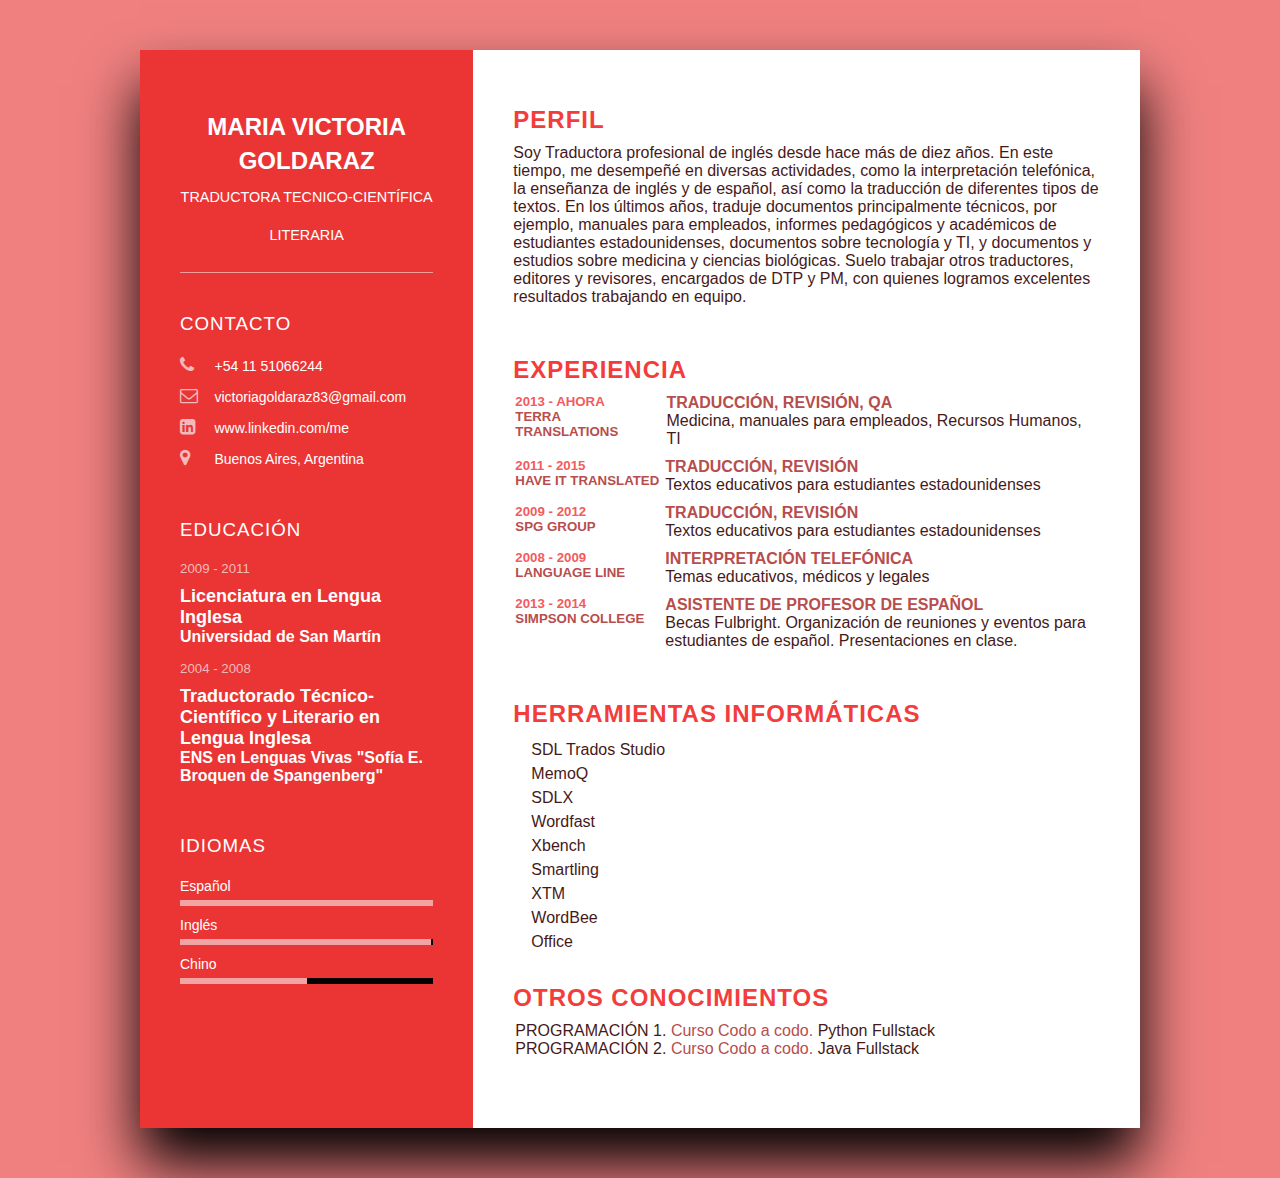
<file: index.html>
<!DOCTYPE html>
<html lang="en">
<head>
    <meta charset="UTF-8">
    <meta http-equiv="X-UA-Compatible" content="IE=edge">
    <meta name="viewport" content="width=device-width, initial-scale=1.0">
    <title>Victoria Goldaraz</title>
    <link rel="stylesheet" href="https://cdnjs.cloudflare.com/ajax/libs/font-awesome/4.7.0/css/font-awesome.css" integrity="sha512-5A8nwdMOWrSz20fDsjczgUidUBR8liPYU+WymTZP1lmY9G6Oc7HlZv156XqnsgNUzTyMefFTcsFH/tnJE/+xBg==" crossorigin="anonymous" referrerpolicy="no-referrer" />
    <link rel="stylesheet" href="index.css">
</head>
<body>

    <div class="container">
        <div class="left_side">
            <div class="profile_text">
                <h2><a href="index2.html"> Maria Victoria Goldaraz</a><br><span>Traductora Tecnico-Científica Literaria</span></h2>
            </div>
            <div class="contact_info">
                <h3 class="title">Contacto</h3>
                <ul>
                    <li>
                        <span class="icon"><i class="fa fa-phone" aria-hidden="true"></i></span>
                        <span class="text">+54 11 51066244</span>
                    </li>
                    <li>
                        <span class="icon"><i class="fa fa-envelope-o" aria-hidden="true"></i></span>
                        <span class="text"> <a href="mailto:victoriagoldaraz83@gmail.com"> victoriagoldaraz83@gmail.com</a></span>
                    </li>
                    <li>
                        <span class="icon"><i class="fa fa-linkedin-square" aria-hidden="true"></i></span>
                        <span class="text"><a href="http://www.linkedin.com/in/victoria-goldaraz-3a332b3a" target="_blank"> www.linkedin.com/me</a></span>
                    </li>
                    <li>
                        <span class="icon"><i class="fa fa-map-marker" aria-hidden="true"></i></span>
                        <span class="text">Buenos Aires, Argentina</span>
                    </li>
                </ul>
            </div>
            <div class="contact_info educacion">
                <h3 class="title">Educación</h3>
                <ul>
                    <li>
                        <h5>2009 - 2011</h5>
                        <h4>Licenciatura en Lengua Inglesa</h4>
                        <h4><a href="https://unsam.edu.ar/escuelas/humanidades/42/humanidades/lengua-inglesa" target="_blank"> Universidad de San Martín</a></h4>
                    </li>
                    <li>
                        <h5>2004 - 2008</h5>
                        <h4>Traductorado Técnico-Científico y Literario en Lengua Inglesa</h4>
                        <h4><a href="https://buenosaires.gob.ar/educacion/estudiantes/sistema-educativo/traductorados-de-lenguas-extranjeras/traductorado-de-ingles" target="_blank"> ENS en Lenguas Vivas "Sofía E. Broquen de Spangenberg"</a></h4>
                    </li>
                </ul>
            </div>
            <div class="contact_info lang">
                <h3 class="title">Idiomas</h3>
                <ul>
                    <li>
                    <span class="text">Español</span>
                    <span class="percent">
                        <div style="width: 100%;"></div>
                    </span>
                    </li>
                    <li>
                    <span class="text">Inglés</span>
                    <span class="percent"><div style="width: 99%;"></div>
                    </span>
                        
                    </li>
                    <li>
                    <span class="text">Chino</span>
                    <span class="percent"><div style="width: 50%;"></div></span>
                    </li>
                </ul>
            </div>
        </div>
    
        

        <div class="right_side">
            <div class="about">
                <h2 class="title2">Perfil</h2>
            <p>Soy Traductora profesional de inglés desde hace más de diez años. En este tiempo, me desempeñé en diversas actividades, como la interpretación telefónica, la enseñanza de inglés y de español, así como la traducción de diferentes tipos de textos. En los últimos años, traduje documentos principalmente técnicos, por ejemplo, manuales para empleados, informes pedagógicos y académicos de estudiantes estadounidenses, documentos sobre tecnología y TI, y documentos y estudios sobre medicina y ciencias biológicas. Suelo trabajar otros traductores, editores y revisores, encargados de DTP y PM, con quienes logramos excelentes resultados trabajando en equipo.</p>
            </div>

            <div class="about">
                <h2 class="title2">Experiencia</h2>
                <div class="box">
                    <div class="year_company">
                        <h5>2013 - Ahora</h5>
                        <h5><a class="link" href="https://terratranslations.com/" target="_blank">Terra Translations</a> </h5>
                    </div>
                    <div class="text">
                        <h4>Traducción, revisión, QA</h4>
                        <p>Medicina, manuales para empleados, Recursos Humanos, TI</p>
                    </div>
                </div>

                <div class="box">
                    <div class="year_company">
                        <h5>2011 - 2015</h5>
                        <h5><a class="link" href="http://www.haveittranslated.com/" target="_blank"> Have It Translated</a></h5>
                    </div>
                    <div class="text">
                        <h4>Traducción, revisión</h4>
                        <p>Textos educativos para estudiantes estadounidenses</p>
                    </div>
                </div>

                <div class="box">
                    <div class="year_company">
                        <h5>2009 - 2012</h5>
                        <h5><a class="link" href="https://www.spgr.com/index.php" target="_blank"> SPG Group</a></h5>
                    </div>
                    <div class="text">
                        <h4>Traducción, revisión</h4>
                        <p>Textos educativos para estudiantes estadounidenses</p>
                    </div>
                </div>

                <div class="box">
                    <div class="year_company">
                        <h5>2008 - 2009</h5>
                        <h5><a class="link" href="http://www.languageline.com/"> Language Line</a></h5>
                    </div>
                    <div class="text">
                        <h4>Interpretación telefónica</h4>
                        <p>Temas educativos, médicos y legales</p>
                    </div>
                </div>

                <div class="box">
                    <div class="year_company">
                        <h5>2013 - 2014</h5>
                        <h5><a class="link" href="https://simpson.edu/" target="_blank"> Simpson College</a></h5>
                    </div>
                    <div class="text">
                        <h4><a class="link" href="https://fulbright.edu.ar/" target="_blank"> Asistente de profesor de español</a></h4>
                        <p>Becas Fulbright. Organización de reuniones y eventos para estudiantes de español. Presentaciones en clase.</p>
                    </div>
                </div>

            </div>

            <div class="cat_tools">
                <h2 class="title2">Herramientas informáticas</h2>
                <div class="box">
                    <ul>
                        <li>SDL Trados Studio</li>
                        <li>MemoQ</li>
                        <li>SDLX</li>
                        <li>Wordfast</li>
                        <li>Xbench</li>
                        <li>Smartling</li>
                        <li>XTM</li>
                        <li>WordBee</li>
                        <li>Office</li>
                    </ul>
                </div>
            </div>

            <div class="cat_tools">
                <h2 class="title2">Otros conocimientos</h2>
                <div class="box">
                <p>PROGRAMACIÓN 1. <a class="link" href="https://agenciadeaprendizaje.bue.edu.ar/codo-a-codo/" target="_blank"> Curso Codo a codo.</a> Python Fullstack</p>
                <p>PROGRAMACIÓN 2. <a class="link" href="https://agenciadeaprendizaje.bue.edu.ar/codo-a-codo/" target="_blank"> Curso Codo a codo.</a> Java Fullstack</p>
                </div>
            </div>
            
        </div>
    </div>
    </div>
    
</body>
</html>
</file>
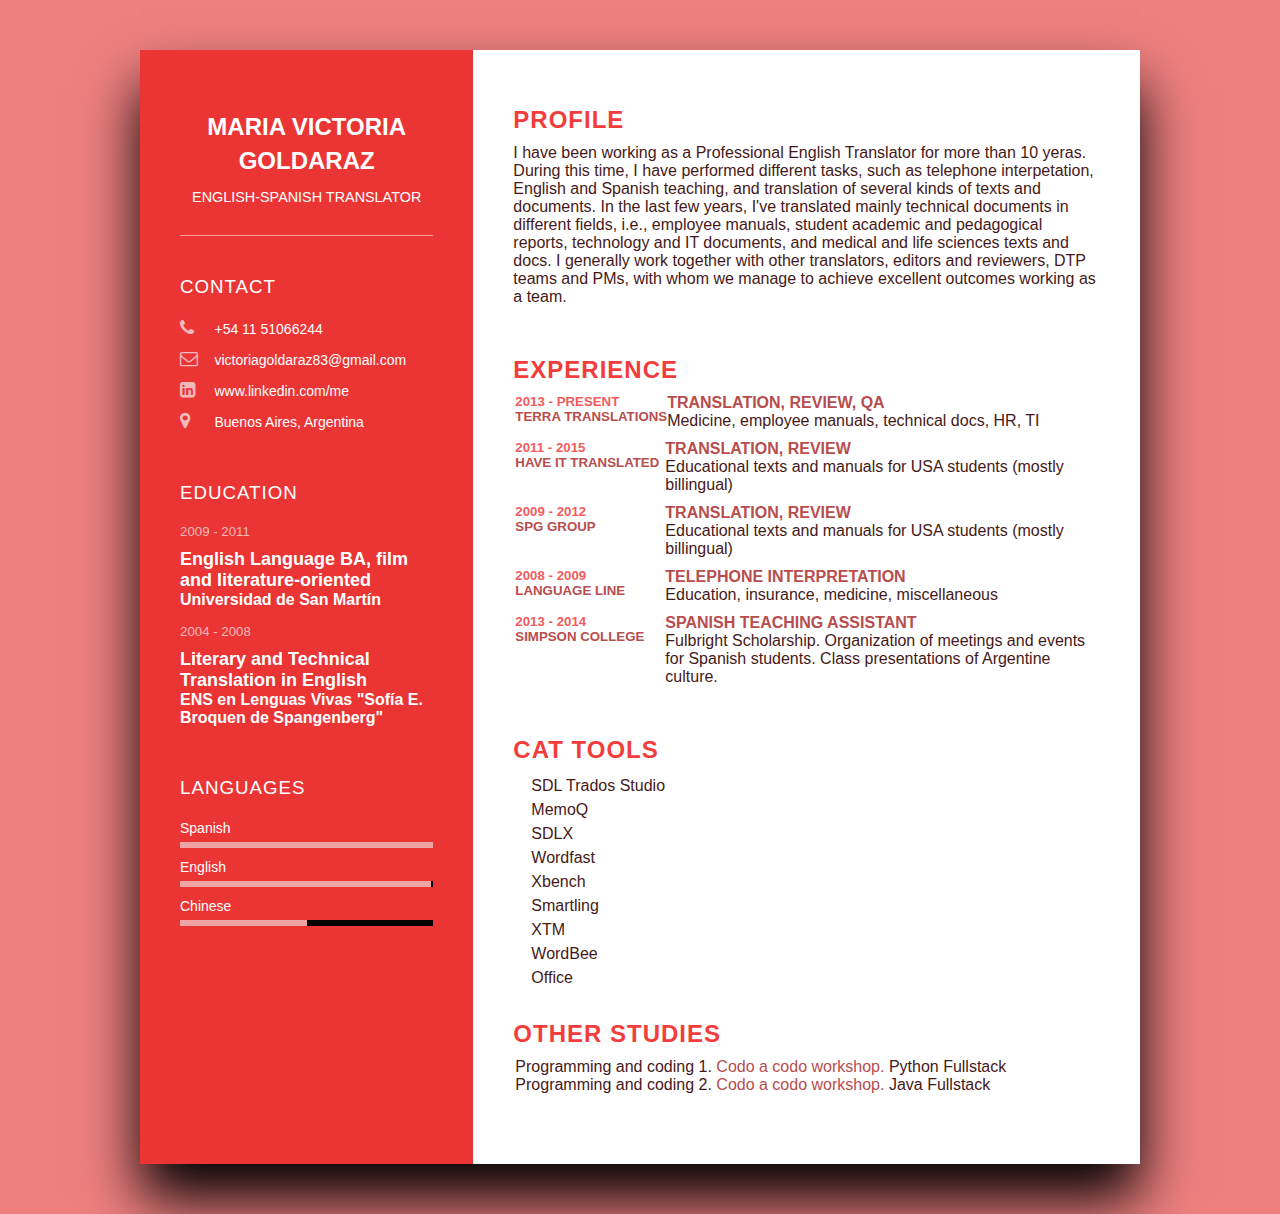
<file: index2.html>
<!DOCTYPE html>
<html lang="en">
<head>
    <meta charset="UTF-8">
    <meta http-equiv="X-UA-Compatible" content="IE=edge">
    <meta name="viewport" content="width=device-width, initial-scale=1.0">
    <title>Victoria Goldaraz</title>
    <link rel="stylesheet" href="https://cdnjs.cloudflare.com/ajax/libs/font-awesome/4.7.0/css/font-awesome.css" integrity="sha512-5A8nwdMOWrSz20fDsjczgUidUBR8liPYU+WymTZP1lmY9G6Oc7HlZv156XqnsgNUzTyMefFTcsFH/tnJE/+xBg==" crossorigin="anonymous" referrerpolicy="no-referrer" />
    <link rel="stylesheet" href="index.css">
</head>
<body>

    <div class="container">
        <div class="left_side">
            <div class="profile_text">
                <h2><a href="index.html"> Maria Victoria Goldaraz</a><br><span>English-Spanish Translator</span></h2>
            </div>
            <div class="contact_info">
                <h3 class="title">Contact</h3>
                <ul>
                    <li>
                        <span class="icon"><i class="fa fa-phone" aria-hidden="true"></i></span>
                        <span class="text">+54 11 51066244</span>
                    </li>
                    <li>
                        <span class="icon"><i class="fa fa-envelope-o" aria-hidden="true"></i></span>
                        <span class="text"> <a href="mailto:victoriagoldaraz83@gmail.com"> victoriagoldaraz83@gmail.com</a></span>
                    </li>
                    <li>
                        <span class="icon"><i class="fa fa-linkedin-square" aria-hidden="true"></i></span>
                        <span class="text"><a href="http://www.linkedin.com/in/victoria-goldaraz-3a332b3a" target="_blank"> www.linkedin.com/me</a></span>
                    </li>
                    <li>
                        <span class="icon"><i class="fa fa-map-marker" aria-hidden="true"></i></span>
                        <span class="text">Buenos Aires, Argentina</span>
                    </li>
                </ul>
            </div>
            <div class="contact_info educacion">
                <h3 class="title">Education</h3>
                <ul>
                    <li>
                        <h5>2009 - 2011</h5>
                        <h4>English Language BA, film and literature-oriented</h4>
                        <h4><a href="https://unsam.edu.ar/escuelas/humanidades/42/humanidades/lengua-inglesa" target="_blank"> Universidad de San Martín</a></h4>
                    </li>
                    <li>
                        <h5>2004 - 2008</h5>
                        <h4>Literary and Technical Translation in English</h4>
                        <h4><a href="https://buenosaires.gob.ar/educacion/estudiantes/sistema-educativo/traductorados-de-lenguas-extranjeras/traductorado-de-ingles" target="_blank"> ENS en Lenguas Vivas "Sofía E. Broquen de Spangenberg"</a></h4>
                    </li>
                </ul>
            </div>
            <div class="contact_info lang">
                <h3 class="title">Languages</h3>
                <ul>
                    <li>
                    <span class="text">Spanish</span>
                    <span class="percent">
                        <div style="width: 100%;"></div>
                    </span>
                    </li>
                    <li>
                    <span class="text">English</span>
                    <span class="percent"><div style="width: 99%;"></div>
                    </span>
                        
                    </li>
                    <li>
                    <span class="text">Chinese</span>
                    <span class="percent"><div style="width: 50%;"></div></span>
                    </li>
                </ul>
            </div>
        </div>
    
        

        <div class="right_side">
            <div class="about">
                <h2 class="title2">Profile</h2>
            <p>I have been working as a Professional English Translator for more than 10 yeras. During this time, I have performed different tasks, such as telephone interpetation, English and Spanish teaching, and translation of several kinds of texts and documents. In the last few years, I've translated mainly technical documents in different fields, i.e., employee manuals, student academic and pedagogical reports, technology and IT documents, and medical and life sciences texts and docs. I generally work together with other translators, editors and reviewers, DTP teams and PMs, with whom we manage to achieve excellent outcomes working as a team.</p>
            </div>

            <div class="about">
                <h2 class="title2">Experience</h2>
                <div class="box">
                    <div class="year_company">
                        <h5>2013 - Present</h5>
                        <h5><a class="link" href="https://terratranslations.com/" target="_blank">Terra Translations</a> </h5>
                    </div>
                    <div class="text">
                        <h4>Translation, review, QA</h4>
                        <p>Medicine, employee manuals, technical docs, HR, TI</p>
                    </div>
                </div>

                <div class="box">
                    <div class="year_company">
                        <h5>2011 - 2015</h5>
                        <h5><a class="link" href="http://www.haveittranslated.com/" target="_blank"> Have It Translated</a></h5>
                    </div>
                    <div class="text">
                        <h4>Translation, review</h4>
                        <p>Educational texts and manuals for USA students (mostly billingual)</p>
                    </div>
                </div>

                <div class="box">
                    <div class="year_company">
                        <h5>2009 - 2012</h5>
                        <h5><a class="link" href="https://www.spgr.com/index.php" target="_blank"> SPG Group</a></h5>
                    </div>
                    <div class="text">
                        <h4>Translation, review</h4>
                        <p>Educational texts and manuals for USA students (mostly billingual)</p>
                    </div>
                </div>

                <div class="box">
                    <div class="year_company">
                        <h5>2008 - 2009</h5>
                        <h5><a class="link" href="http://www.languageline.com/"> Language Line</a></h5>
                    </div>
                    <div class="text">
                        <h4>telephone interpretation</h4>
                        <p>Education, insurance, medicine, miscellaneous</p>
                    </div>
                </div>

                <div class="box">
                    <div class="year_company">
                        <h5>2013 - 2014</h5>
                        <h5><a class="link" href="https://simpson.edu/" target="_blank"> Simpson College</a></h5>
                    </div>
                    <div class="text">
                        <h4><a class="link" href="https://fulbright.edu.ar/" target="_blank">Spanish Teaching Assistant</a></h4>
                        <p>Fulbright Scholarship. Organization of meetings and events for Spanish students. Class presentations of Argentine culture.</p>
                    </div>
                </div>

            </div>

            <div class="cat_tools">
                <h2 class="title2">CAT Tools</h2>
                <div class="box">
                    <ul>
                        <li>SDL Trados Studio</li>
                        <li>MemoQ</li>
                        <li>SDLX</li>
                        <li>Wordfast</li>
                        <li>Xbench</li>
                        <li>Smartling</li>
                        <li>XTM</li>
                        <li>WordBee</li>
                        <li>Office</li>
                    </ul>
                </div>
            </div>

            <div class="cat_tools">
                <h2 class="title2">Other studies</h2>
                <div class="box">
                <p>Programming and coding 1. <a class="link" href="https://agenciadeaprendizaje.bue.edu.ar/codo-a-codo/" target="_blank"> Codo a codo workshop.</a> Python Fullstack </p>
                <p>Programming and coding 2. <a class="link" href="https://agenciadeaprendizaje.bue.edu.ar/codo-a-codo/" target="_blank"> Codo a codo workshop.</a> Java Fullstack </p>
                </div>
            </div>
            
        </div>
    </div>
    </div>
    
</body>
</html>
</file>
<file: index.css>
@import url(#);

*{
    margin: 0;
    padding: 0;
    box-sizing: border-box;
    font-family: 'Franklin Gothic Medium', 'Arial Narrow', Arial, sans-serif;
}

body{
    background-color: lightcoral;
    display: flex;
    justify-content: center;
    align-items: center;
    min-height: 100vh;
}

.container{
    position: relative;
    width: 100%;
    max-width: 1000px;
    min-height: 1000px;
    background: #fff;
    margin: 50px;
    display: grid;
    grid-template-columns: 1fr 2fr;
    box-shadow: 0 35px 55px rgba(0,0,0,1);
}

.container .left_side{
    position: relative;
    background: rgb(235, 53, 53);
    padding: 40px;
}

.profile_text{
    position: relative;
    display: flex;
    flex-direction: column;
    align-items: center;
    padding-bottom: 20px;
    border-bottom: 1px solid rgb(240, 157, 157);
}

.profile_text h2{
    color: #fff;
    font-size: 1.5em;
    margin-top: 20px;
    text-transform: uppercase;
    text-align: center;
    font-weight: 600;
    line-height: 1.4em;
    
}

.profile_text h2 span{
    font-size: 0.6em;
    font-weight: 300;
}

.contact_info{
    padding-top: 40px;
}

.title{
    color: #fff;
    text-transform: uppercase;
    font-weight: 80;
    letter-spacing: 1px;
    margin-bottom: 20px;
}

.contact_info ul{
    position: relative;
}

.contact_info ul li{
    position: relative;
    list-style: none;
    margin: 10px 0;
    cursor: pointer;
}

.contact_info ul li .icon{
    display: inline-block;
    width: 30px;
    font-size: 18px;
    color: rgb(241, 186, 186);
}

.contact_info ul li span{
    color: #fff;
    font-size: 14px;
}

a{
    text-decoration: none;
    color: #fff;
}

.link {
    text-decoration: none;
    color: rgb(184, 77, 77);
}


.contact_info.educacion li{
    margin-top: 15px;
}

.contact_info.educacion h5{
    color: rgb(241, 186, 186);
    font-weight: 300;
    margin-bottom: 10px;
}

.contact_info.educacion h4:nth-child(2){
    color: #fff;
    font-size: large;
}

.contact_info.educacion h4{
    color: #fff;
    font-size: medium;
}

.contact_info.lang .percent{
    position: relative;
    width: 100%;
    height: 6px;
    background: rgb(7, 0, 0);
    display: block;
    margin-top: 5px;
}

.contact_info.lang .percent div{
    position: absolute;
    top: 0;
    left: 0;
    height: 100%;
    background: rgb(240, 164, 164);
}

.container .right_side{
    position: relative;
    background: #fff;
    padding: 40px;
    margin-top: 1rem;
}

.about{
    margin-bottom: 50px;
}

.about:last-child{
    margin-bottom: 0;
}

.title2{
    color: rgb(243, 61, 61);
    text-transform: uppercase;
    letter-spacing: 1px;
    margin-bottom: 10px;
}

p{
    color: rgb(70, 25, 25);
}

.about .box{
    display: flex;
    flex-direction: row;
    margin: 2px;
    margin-bottom: 10px;
}

.about .box .year_company{
    min-width: 150px;
}

.about .box .year_company h5{
    text-transform: uppercase;
    color: rgb(242, 92, 92);
    font-weight: 600;

}

.about .box .text h4{
    text-transform: uppercase;
    color: rgb(184, 77, 77);
    font-size: 16px;
}

.cat_tools .box{
    margin: 2px;
    margin-bottom: 30px;
}

.cat_tools .box h4{
    text-transform: uppercase;
    color: rgb(184, 77, 77);
    font-size: 16px;
}

.cat_tools .box ul {
    position: relative;
    padding-left: 1rem;
    color: rgb(70, 25, 25);
    list-style: none;
    line-height: 1.5rem;
}

@media (max-width: 700px)
{
    .container
    {
        margin: 10px;
        grid-template-columns: repeat(1,1fr);
    }
    
}

@media (max-width: 600px)
{
    .about .box
    {
        flex-direction: column;
    }
    .about .box .year_company
    {
        min-width: 150px;
        margin-bottom: 5px;
}
}
</file>
